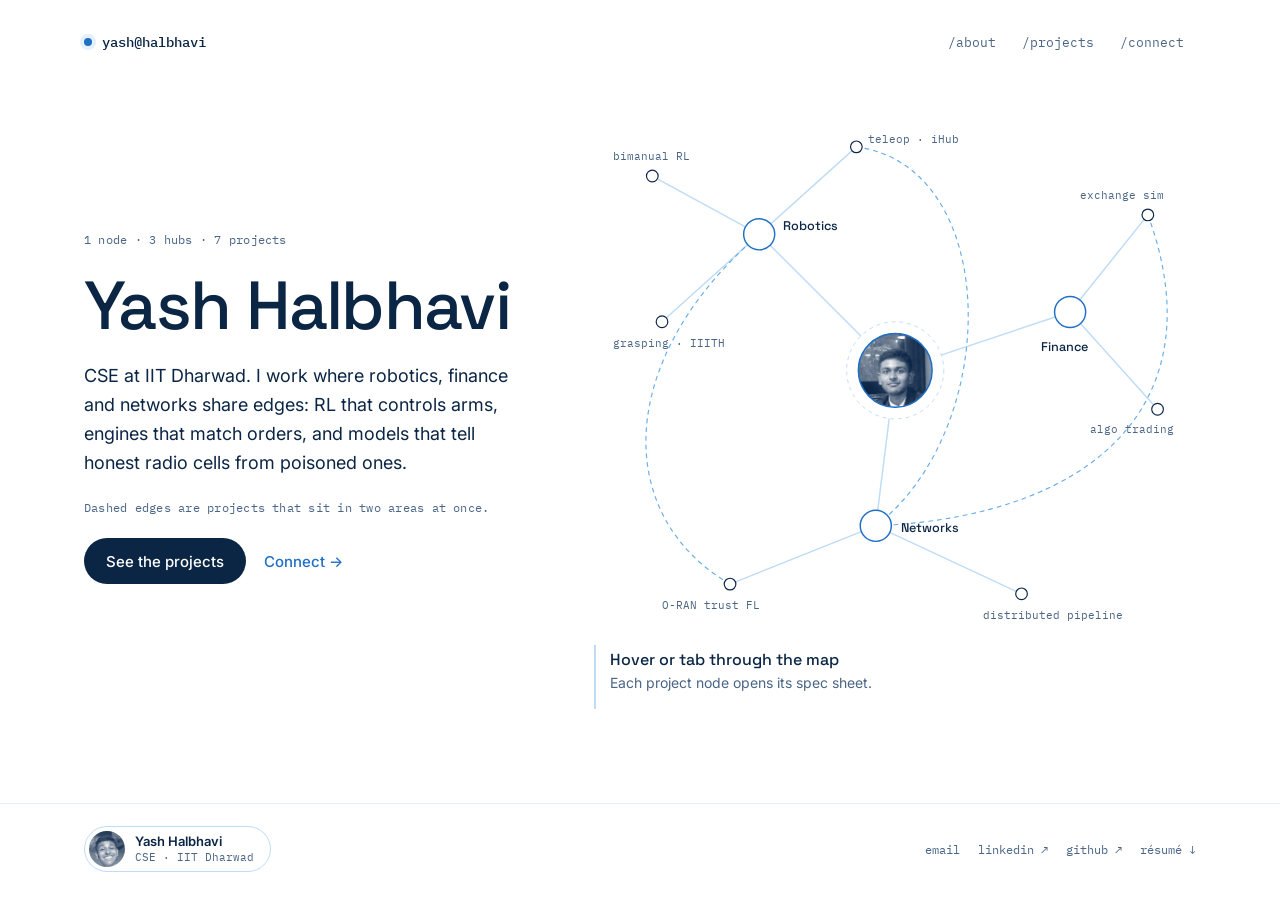
<file: index.html>
<!doctype html>
<html lang="en">
<head>
<meta charset="utf-8">
<meta name="viewport" content="width=device-width, initial-scale=1">
<title>Yash Halbhavi</title>
<meta name="description" content="Yash Halbhavi, CSE at IIT Dharwad. Robotics, finance and networks: RL for robot arms, exchange engines, and trust-aware O-RAN.">
<meta property="og:title" content="Yash Halbhavi">
<meta property="og:description" content="Robotics, finance and networks. CSE at IIT Dharwad.">
<meta property="og:image" content="assets/img/yash-face-duo.jpg">
<meta name="theme-color" content="#FFFFFF">
<link rel="icon" href="assets/img/favicon.svg" type="image/svg+xml">
<link rel="preconnect" href="https://fonts.googleapis.com">
<link rel="preconnect" href="https://fonts.gstatic.com" crossorigin>
<link href="https://fonts.googleapis.com/css2?family=Space+Grotesk:wght@400;500;600&family=IBM+Plex+Mono:wght@400;500&family=Inter:wght@400;500;600&display=swap" rel="stylesheet">
<link rel="stylesheet" href="assets/css/site.css">
</head>
<body>
<a class="skip" href="#main">Skip to content</a>
<header class="site-nav">
  <div class="wrap">
    <a class="brand" href="index.html">yash@halbhavi</a>
    <ul class="nav-links">
      <li><a href="about.html">/about</a></li>
      <li><a href="projects.html">/projects</a></li>
      <li><a href="connect.html">/connect</a></li>
    </ul>
  </div>
</header>

<main id="main" class="wrap">
  <section class="hero">
    <div class="hero-copy">
      <span class="eyebrow">1 node · 3 hubs · 7 projects</span>
      <h1>Yash Halbhavi</h1>
      <p class="lede">CSE at IIT Dharwad. I work where robotics, finance and networks share edges: RL that controls arms, engines that match orders, and models that tell honest radio cells from poisoned ones.</p>
      <p class="eyebrow">Dashed edges are projects that sit in two areas at once.</p>
      <div class="hero-actions">
        <a class="btn btn-primary" href="projects.html">See the projects</a>
        <a class="btn btn-ghost" href="connect.html">Connect →</a>
      </div>
    </div>

    <div class="hero-map">
      <svg class="topo" id="topo" viewBox="0 0 620 540" role="group" aria-label="Network map: Yash at the centre, linked to Robotics, Finance and Networks hubs, each linked to its projects. Each project opens its spec sheet." fill="none" stroke-linecap="round">
        <!-- spokes: me → hubs -->
        <g>
          <line class="edge" data-a="me" data-b="robotics" x1="310" y1="270" x2="170" y2="130"/>
          <line class="edge" data-a="me" data-b="finance" x1="310" y1="270" x2="490" y2="210"/>
          <line class="edge" data-a="me" data-b="networks" x1="310" y1="270" x2="290" y2="430"/>
          <!-- hubs → projects -->
          <line class="edge" data-a="robotics" data-b="bimanual" x1="170" y1="130" x2="60" y2="70"/>
          <line class="edge" data-a="robotics" data-b="teleop" x1="170" y1="130" x2="270" y2="40"/>
          <line class="edge" data-a="robotics" data-b="grasping" x1="170" y1="130" x2="70" y2="220"/>
          <line class="edge" data-a="finance" data-b="exchange" x1="490" y1="210" x2="570" y2="110"/>
          <line class="edge" data-a="finance" data-b="algo" x1="490" y1="210" x2="580" y2="310"/>
          <line class="edge" data-a="networks" data-b="oran" x1="290" y1="430" x2="140" y2="490"/>
          <line class="edge" data-a="networks" data-b="pipeline" x1="290" y1="430" x2="440" y2="500"/>
        </g>
        <!-- cross-links: projects in two areas -->
        <g>
          <path class="cross" data-a="teleop" data-b="networks" d="M270 40 C420 60 420 330 290 430"/>
          <path class="cross" data-a="exchange" data-b="networks" d="M570 110 C640 300 520 420 290 430"/>
          <path class="cross" data-a="oran" data-b="robotics" d="M140 490 C20 420 20 260 170 130"/>
        </g>

        <g id="packets"></g>

        <!-- hubs -->
        <a class="node hub" href="projects.html#robotics" data-id="robotics" data-title="Robotics" data-text="RL for single and bimanual arms, grasping, and browser teleop for real hardware.">
          <circle cx="170" cy="130" r="16"/><text x="194" y="126">Robotics</text>
        </a>
        <a class="node hub" href="projects.html#finance" data-id="finance" data-title="Finance" data-text="A matching engine with a live order book, and a framework for backtesting and paper trading.">
          <circle cx="490" cy="210" r="16"/><text x="460" y="250">Finance</text>
        </a>
        <a class="node hub" href="projects.html#networks" data-id="networks" data-title="Networks" data-text="Trust-aware federated RL for O-RAN, and a pipeline split across machines over TCP.">
          <circle cx="290" cy="430" r="16"/><text x="316" y="436">Networks</text>
        </a>

        <!-- projects -->
        <a class="node leaf" href="projects.html#bimanual" data-id="bimanual" data-hub="robotics" data-title="RL bimanual manipulation" data-text="Benchmarking RL for one- and two-arm tasks with Prof. Ameer Mulla.">
          <circle class="hit" cx="60" cy="70" r="18"/><circle class="dot" cx="60" cy="70" r="6"/><text x="20" y="54">bimanual RL</text>
        </a>
        <a class="node leaf" href="projects.html#teleop" data-id="teleop" data-hub="robotics" data-title="Web teleop, iHub Drishti" data-text="Drive a Kinova Gen3 and a Husky A200 from a browser over WebSockets.">
          <circle class="hit" cx="270" cy="40" r="18"/><circle class="dot" cx="270" cy="40" r="6"/><text x="282" y="36">teleop · iHub</text>
        </a>
        <a class="node leaf" href="projects.html#grasping" data-id="grasping" data-hub="robotics" data-title="RL grasping, IIIT Hyderabad" data-text="Contact estimation for grasping, with and without a camera.">
          <circle class="hit" cx="70" cy="220" r="18"/><circle class="dot" cx="70" cy="220" r="6"/><text x="20" y="246">grasping · IIITH</text>
        </a>
        <a class="node leaf" href="projects.html#exchange" data-id="exchange" data-hub="finance" data-title="Stock exchange simulator" data-text="C++ matching engine, order book and a low-latency market feed.">
          <circle class="hit" cx="570" cy="110" r="18"/><circle class="dot" cx="570" cy="110" r="6"/><text x="500" y="94">exchange sim</text>
        </a>
        <a class="node leaf" href="projects.html#algo" data-id="algo" data-hub="finance" data-title="Algorithmic trading framework" data-text="Rule-based strategies, backtests, and paper trading on live BSE data.">
          <circle class="hit" cx="580" cy="310" r="18"/><circle class="dot" cx="580" cy="310" r="6"/><text x="510" y="334">algo trading</text>
        </a>
        <a class="node leaf" href="projects.html#oran" data-id="oran" data-hub="networks" data-title="Trust-aware federated O-RAN" data-text="Two-tier trust so poisoned cells can't steer a shared PPO allocator.">
          <circle class="hit" cx="140" cy="490" r="18"/><circle class="dot" cx="140" cy="490" r="6"/><text x="70" y="516">O-RAN trust FL</text>
        </a>
        <a class="node leaf" href="projects.html#pipeline" data-id="pipeline" data-hub="networks" data-title="Distributed image pipeline" data-text="One pipeline three ways: threads, shared memory, and machines over TCP.">
          <circle class="hit" cx="440" cy="500" r="18"/><circle class="dot" cx="440" cy="500" r="6"/><text x="400" y="526">distributed pipeline</text>
        </a>

        <!-- me -->
        <a class="node" href="about.html" data-id="me" data-title="Yash Halbhavi" data-text="B.Tech CSE, IIT Dharwad · CPI 9.00. Open the about page.">
          <circle cx="310" cy="270" r="50" fill="#FFFFFF" stroke="#BFDCF6" stroke-dasharray="3 5"/>
          <clipPath id="me-clip"><circle cx="310" cy="270" r="38"/></clipPath>
          <circle cx="310" cy="270" r="38" fill="#E4F0FB"/>
          <image href="assets/img/yash-face-duo.jpg" x="272" y="232" width="76" height="76" preserveAspectRatio="xMidYMid slice" clip-path="url(#me-clip)"/>
          <circle cx="310" cy="270" r="38" fill="none" stroke="#1F6FC5" stroke-width="1.5"/>
        </a>
      </svg>
      <div class="map-readout" id="readout" aria-live="polite">
        <strong>Hover or tab through the map</strong>
        <span>Each project node opens its spec sheet.</span>
      </div>
    </div>
  </section>
</main>

<footer class="site-foot">
  <div class="wrap">
    <div class="tag"><img src="assets/img/yash-smile-duo.jpg" alt="" width="36" height="36"><div><strong>Yash Halbhavi</strong><span>CSE · IIT Dharwad</span></div></div>
    <nav class="foot-links" aria-label="Elsewhere">
      <a href="mailto:CS23BT069@iitdh.ac.in">email</a>
      <a href="https://www.linkedin.com/in/yash-halbhavi-53672927b/" target="_blank" rel="noopener">linkedin ↗</a>
      <a href="https://github.com/Batyoki" target="_blank" rel="noopener">github ↗</a>
      <a href="assets/yash-halbhavi-resume.pdf">résumé ↓</a>
    </nav>
  </div>
</footer>
<script src="assets/js/site.js" defer></script>
</body>
</html>
</file>
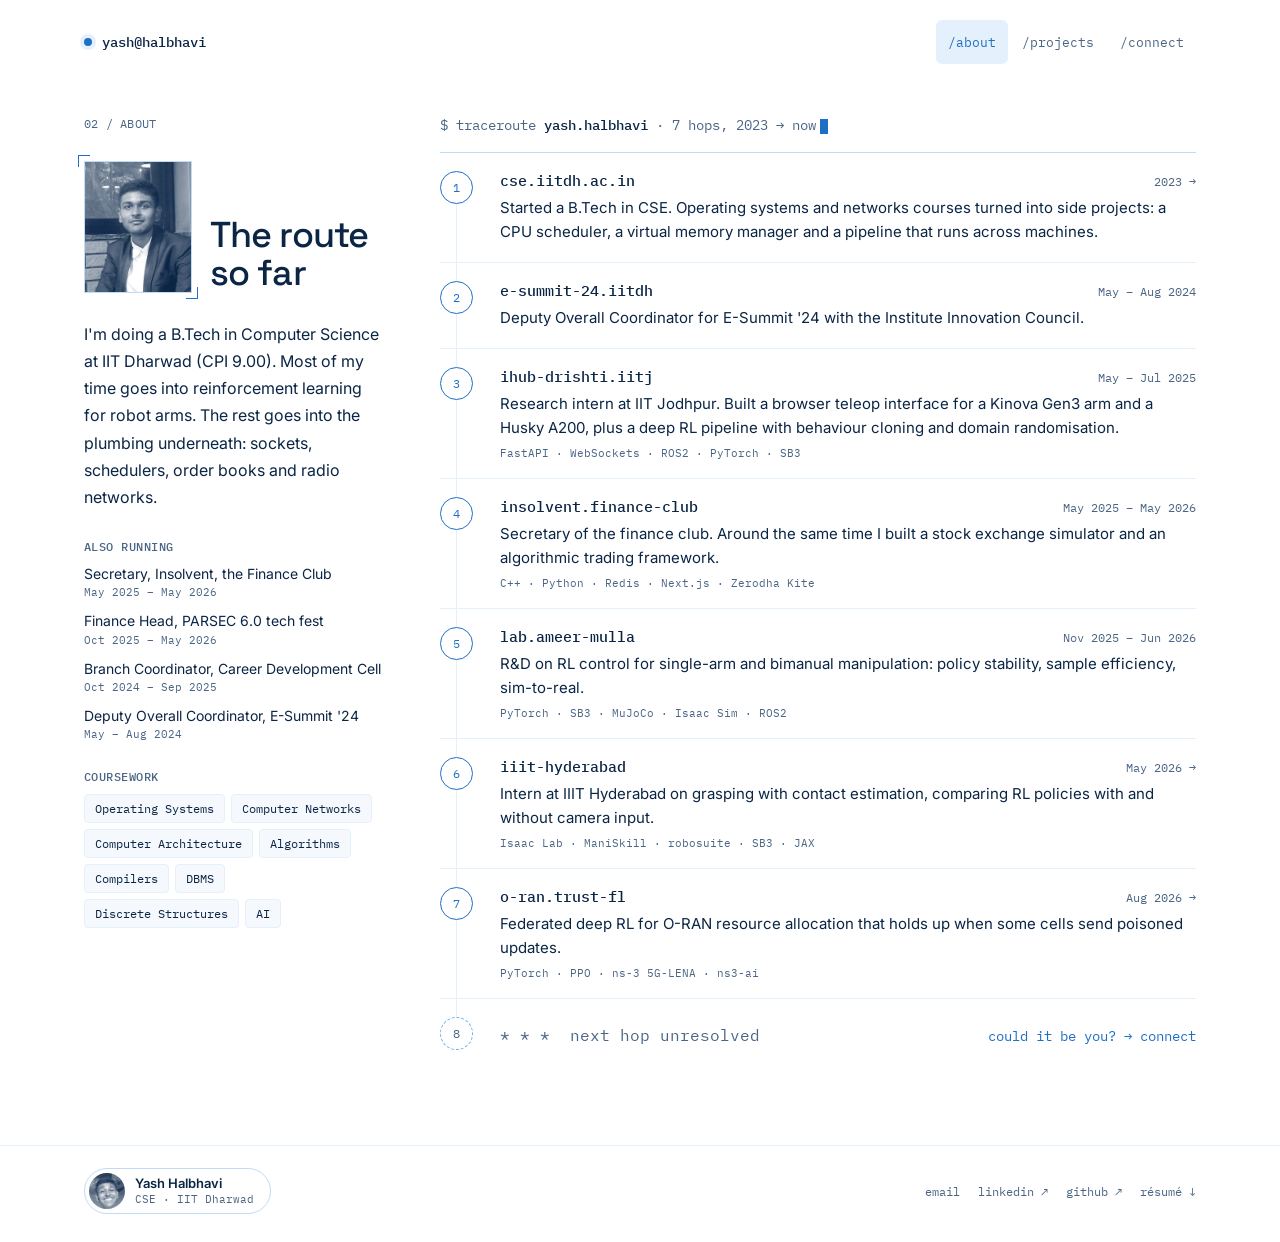
<file: about.html>
<!doctype html>
<html lang="en">
<head>
<meta charset="utf-8">
<meta name="viewport" content="width=device-width, initial-scale=1">
<title>About · Yash Halbhavi</title>
<meta name="description" content="The route so far: IIT Dharwad, iHub Drishti at IIT Jodhpur, Prof. Ameer Mulla's lab, IIIT Hyderabad and O-RAN research.">
<meta name="theme-color" content="#FFFFFF">
<link rel="icon" href="assets/img/favicon.svg" type="image/svg+xml">
<link rel="preconnect" href="https://fonts.googleapis.com">
<link rel="preconnect" href="https://fonts.gstatic.com" crossorigin>
<link href="https://fonts.googleapis.com/css2?family=Space+Grotesk:wght@400;500;600&family=IBM+Plex+Mono:wght@400;500&family=Inter:wght@400;500;600&display=swap" rel="stylesheet">
<link rel="stylesheet" href="assets/css/site.css">
</head>
<body>
<a class="skip" href="#main">Skip to content</a>
<header class="site-nav">
  <div class="wrap">
    <a class="brand" href="index.html">yash@halbhavi</a>
    <ul class="nav-links">
      <li><a href="about.html" aria-current="page">/about</a></li>
      <li><a href="projects.html">/projects</a></li>
      <li><a href="connect.html">/connect</a></li>
    </ul>
  </div>
</header>

<main id="main" class="wrap">
  <div class="about">
    <aside>
      <span class="eyebrow">02 / ABOUT</span>
      <div class="about-id">
        <div class="plate"><img src="assets/img/yash-portrait-tall-duo.jpg" alt="Yash Halbhavi" width="108" height="132"></div>
        <h1>The route<br>so far</h1>
      </div>
      <p>I'm doing a B.Tech in Computer Science at IIT Dharwad (CPI 9.00). Most of my time goes into reinforcement learning for robot arms. The rest goes into the plumbing underneath: sockets, schedulers, order books and radio networks.</p>

      <div>
        <h2 class="side-h">ALSO RUNNING</h2>
        <ul class="roles">
          <li>Secretary, Insolvent, the Finance Club<span>May 2025 – May 2026</span></li>
          <li>Finance Head, PARSEC 6.0 tech fest<span>Oct 2025 – May 2026</span></li>
          <li>Branch Coordinator, Career Development Cell<span>Oct 2024 – Sep 2025</span></li>
          <li>Deputy Overall Coordinator, E-Summit '24<span>May – Aug 2024</span></li>
        </ul>
      </div>

      <div>
        <h2 class="side-h">COURSEWORK</h2>
        <div class="chips">
          <span class="chip">Operating Systems</span>
          <span class="chip">Computer Networks</span>
          <span class="chip">Computer Architecture</span>
          <span class="chip">Algorithms</span>
          <span class="chip">Compilers</span>
          <span class="chip">DBMS</span>
          <span class="chip">Discrete Structures</span>
          <span class="chip">AI</span>
        </div>
      </div>
    </aside>

    <section class="trace" aria-labelledby="trace-h">
      <h2 id="trace-h" class="visually-hidden">Timeline</h2>
      <div class="trace-cmd">$ traceroute <b>yash.halbhavi</b> · 7 hops, 2023 → now<span class="cursor" aria-hidden="true"></span></div>
      <ol class="hops">
        <li class="hop">
          <span class="hop-n">1</span>
          <div class="hop-body">
            <div class="hop-top"><span class="hop-host">cse.iitdh.ac.in</span><span class="hop-when">2023 →</span></div>
            <p class="hop-what">Started a B.Tech in CSE. Operating systems and networks courses turned into side projects: a CPU scheduler, a virtual memory manager and a pipeline that runs across machines.</p>
          </div>
        </li>
        <li class="hop">
          <span class="hop-n">2</span>
          <div class="hop-body">
            <div class="hop-top"><span class="hop-host">e-summit-24.iitdh</span><span class="hop-when">May – Aug 2024</span></div>
            <p class="hop-what">Deputy Overall Coordinator for E-Summit '24 with the Institute Innovation Council.</p>
          </div>
        </li>
        <li class="hop">
          <span class="hop-n">3</span>
          <div class="hop-body">
            <div class="hop-top"><span class="hop-host">ihub-drishti.iitj</span><span class="hop-when">May – Jul 2025</span></div>
            <p class="hop-what">Research intern at IIT Jodhpur. Built a browser teleop interface for a Kinova Gen3 arm and a Husky A200, plus a deep RL pipeline with behaviour cloning and domain randomisation.</p>
            <span class="hop-rtt">FastAPI · WebSockets · ROS2 · PyTorch · SB3</span>
          </div>
        </li>
        <li class="hop">
          <span class="hop-n">4</span>
          <div class="hop-body">
            <div class="hop-top"><span class="hop-host">insolvent.finance-club</span><span class="hop-when">May 2025 – May 2026</span></div>
            <p class="hop-what">Secretary of the finance club. Around the same time I built a stock exchange simulator and an algorithmic trading framework.</p>
            <span class="hop-rtt">C++ · Python · Redis · Next.js · Zerodha Kite</span>
          </div>
        </li>
        <li class="hop">
          <span class="hop-n">5</span>
          <div class="hop-body">
            <div class="hop-top"><span class="hop-host">lab.ameer-mulla</span><span class="hop-when">Nov 2025 – Jun 2026</span></div>
            <p class="hop-what">R&amp;D on RL control for single-arm and bimanual manipulation: policy stability, sample efficiency, sim-to-real.</p>
            <span class="hop-rtt">PyTorch · SB3 · MuJoCo · Isaac Sim · ROS2</span>
          </div>
        </li>
        <li class="hop">
          <span class="hop-n">6</span>
          <div class="hop-body">
            <div class="hop-top"><span class="hop-host">iiit-hyderabad</span><span class="hop-when">May 2026 →</span></div>
            <p class="hop-what">Intern at IIIT Hyderabad on grasping with contact estimation, comparing RL policies with and without camera input.</p>
            <span class="hop-rtt">Isaac Lab · ManiSkill · robosuite · SB3 · JAX</span>
          </div>
        </li>
        <li class="hop">
          <span class="hop-n">7</span>
          <div class="hop-body">
            <div class="hop-top"><span class="hop-host">o-ran.trust-fl</span><span class="hop-when">Aug 2026 →</span></div>
            <p class="hop-what">Federated deep RL for O-RAN resource allocation that holds up when some cells send poisoned updates.</p>
            <span class="hop-rtt">PyTorch · PPO · ns-3 5G-LENA · ns3-ai</span>
          </div>
        </li>
        <li class="hop hop-last">
          <span class="hop-n">8</span>
          <div class="hop-body">
            <span class="mono muted">* * *&nbsp; next hop unresolved</span>
            <a href="connect.html">could it be you? → connect</a>
          </div>
        </li>
      </ol>
    </section>
  </div>
</main>

<footer class="site-foot">
  <div class="wrap">
    <div class="tag"><img src="assets/img/yash-smile-duo.jpg" alt="" width="36" height="36"><div><strong>Yash Halbhavi</strong><span>CSE · IIT Dharwad</span></div></div>
    <nav class="foot-links" aria-label="Elsewhere">
      <a href="mailto:CS23BT069@iitdh.ac.in">email</a>
      <a href="https://www.linkedin.com/in/yash-halbhavi-53672927b/" target="_blank" rel="noopener">linkedin ↗</a>
      <a href="https://github.com/Batyoki" target="_blank" rel="noopener">github ↗</a>
      <a href="assets/yash-halbhavi-resume.pdf">résumé ↓</a>
    </nav>
  </div>
</footer>
<script src="assets/js/site.js" defer></script>
</body>
</html>
</file>
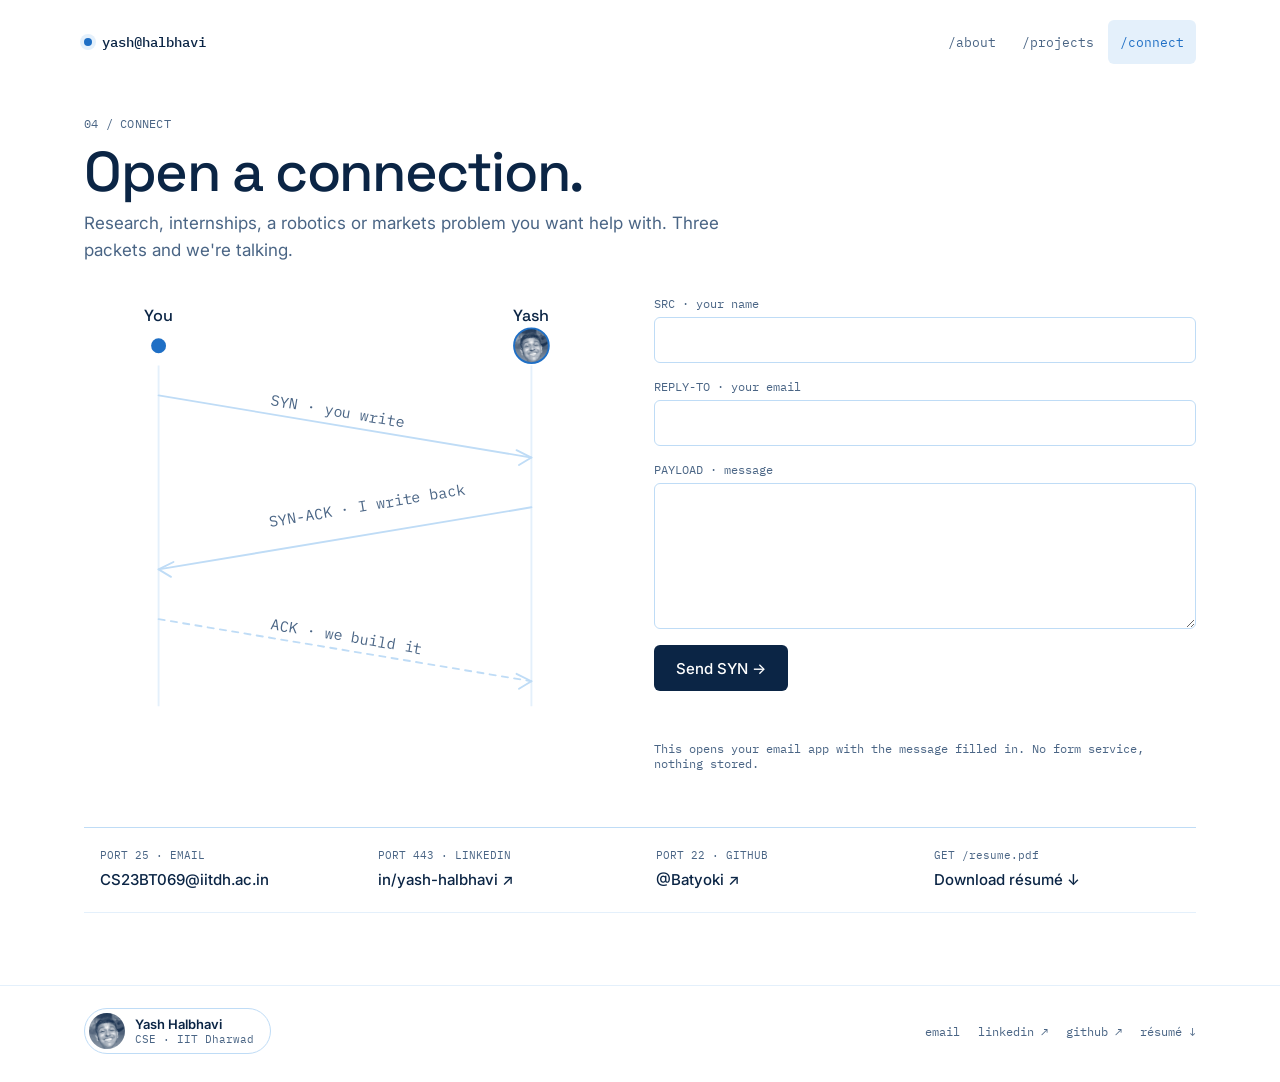
<file: connect.html>
<!doctype html>
<html lang="en">
<head>
<meta charset="utf-8">
<meta name="viewport" content="width=device-width, initial-scale=1">
<title>Connect · Yash Halbhavi</title>
<meta name="description" content="Research, internships, or a robotics or markets problem: get in touch with Yash Halbhavi.">
<meta name="theme-color" content="#FFFFFF">
<link rel="icon" href="assets/img/favicon.svg" type="image/svg+xml">
<link rel="preconnect" href="https://fonts.googleapis.com">
<link rel="preconnect" href="https://fonts.gstatic.com" crossorigin>
<link href="https://fonts.googleapis.com/css2?family=Space+Grotesk:wght@400;500;600&family=IBM+Plex+Mono:wght@400;500&family=Inter:wght@400;500;600&display=swap" rel="stylesheet">
<link rel="stylesheet" href="assets/css/site.css">
</head>
<body>
<a class="skip" href="#main">Skip to content</a>
<header class="site-nav">
  <div class="wrap">
    <a class="brand" href="index.html">yash@halbhavi</a>
    <ul class="nav-links">
      <li><a href="about.html">/about</a></li>
      <li><a href="projects.html">/projects</a></li>
      <li><a href="connect.html" aria-current="page">/connect</a></li>
    </ul>
  </div>
</header>

<main id="main" class="wrap">
  <header class="page-head">
    <div>
      <span class="eyebrow">04 / CONNECT</span>
      <h1>Open a connection.</h1>
      <p class="muted" style="font-size: 17px">Research, internships, a robotics or markets problem you want help with. Three packets and we're talking.</p>
    </div>
  </header>

  <div class="connect">
    <svg class="shake" id="shake" viewBox="0 0 420 340" role="img" aria-label="TCP handshake between you and Yash: SYN when you write, SYN-ACK when Yash replies, ACK when you build something together." fill="none">
      <g font-size="13" fill="#0B2545" font-weight="500" font-family="'Space Grotesk', sans-serif"><text x="60" y="20" text-anchor="middle">You</text><text x="360" y="20" text-anchor="middle">Yash</text></g>
      <g stroke="#E4F0FB" stroke-width="1.5"><line x1="60" y1="56" x2="60" y2="330"/><line x1="360" y1="56" x2="360" y2="330"/></g>
      <circle cx="60" cy="40" r="6" fill="#1F6FC5"/>
      <clipPath id="me2"><circle cx="360" cy="40" r="14"/></clipPath>
      <circle cx="360" cy="40" r="14" fill="#E4F0FB"/>
      <image href="assets/img/yash-smile-duo.jpg" x="346" y="26" width="28" height="28" preserveAspectRatio="xMidYMid slice" clip-path="url(#me2)"/>
      <circle cx="360" cy="40" r="14" fill="none" stroke="#1F6FC5" stroke-width="1.5"/>
      <g stroke-width="1.5" stroke-linecap="round">
        <g class="seg" data-step="1"><path d="M60 80 L360 130"/><path d="M360 130 l-12 -6 M360 130 l-10 6"/></g>
        <g class="seg" data-step="2"><path d="M360 170 L60 220"/><path d="M60 220 l12 -6 M60 220 l10 6"/></g>
        <g class="seg" data-step="3"><path d="M60 260 L360 310" stroke-dasharray="5 5"/><path d="M360 310 l-12 -6 M360 310 l-10 6"/></g>
      </g>
      <text class="lbl" data-step="1" x="150" y="88" transform="rotate(9.5 150 88)">SYN · you write</text>
      <text class="lbl" data-step="2" x="150" y="186" transform="rotate(-9.5 150 186)">SYN-ACK · I write back</text>
      <text class="lbl" data-step="3" x="150" y="268" transform="rotate(9.5 150 268)">ACK · we build it</text>
    </svg>

    <form class="form" id="contact" novalidate>
      <div class="field"><label for="n">SRC · your name</label><input id="n" name="name" type="text" autocomplete="name" required></div>
      <div class="field"><label for="e">REPLY-TO · your email</label><input id="e" name="email" type="email" autocomplete="email" required></div>
      <div class="field"><label for="m">PAYLOAD · message</label><textarea id="m" name="message" rows="5" required></textarea></div>
      <button class="btn btn-primary" type="submit">Send SYN →</button>
      <p class="form-status" id="status" role="status" aria-live="polite"></p>
      <p class="form-note">This opens your email app with the message filled in. No form service, nothing stored.</p>
    </form>
  </div>

  <div class="channels">
    <a class="channel" href="mailto:CS23BT069@iitdh.ac.in"><span>PORT 25 · EMAIL</span><span>CS23BT069@iitdh.ac.in</span></a>
    <a class="channel" href="https://www.linkedin.com/in/yash-halbhavi-53672927b/" target="_blank" rel="noopener"><span>PORT 443 · LINKEDIN</span><span>in/yash-halbhavi ↗</span></a>
    <a class="channel" href="https://github.com/Batyoki" target="_blank" rel="noopener"><span>PORT 22 · GITHUB</span><span>@Batyoki ↗</span></a>
    <a class="channel" href="assets/yash-halbhavi-resume.pdf" download><span>GET /resume.pdf</span><span>Download résumé ↓</span></a>
  </div>
</main>

<footer class="site-foot">
  <div class="wrap">
    <div class="tag"><img src="assets/img/yash-smile-duo.jpg" alt="" width="36" height="36"><div><strong>Yash Halbhavi</strong><span>CSE · IIT Dharwad</span></div></div>
    <nav class="foot-links" aria-label="Elsewhere">
      <a href="mailto:CS23BT069@iitdh.ac.in">email</a>
      <a href="https://www.linkedin.com/in/yash-halbhavi-53672927b/" target="_blank" rel="noopener">linkedin ↗</a>
      <a href="https://github.com/Batyoki" target="_blank" rel="noopener">github ↗</a>
      <a href="assets/yash-halbhavi-resume.pdf">résumé ↓</a>
    </nav>
  </div>
</footer>
<script src="assets/js/site.js" defer></script>
</body>
</html>
</file>
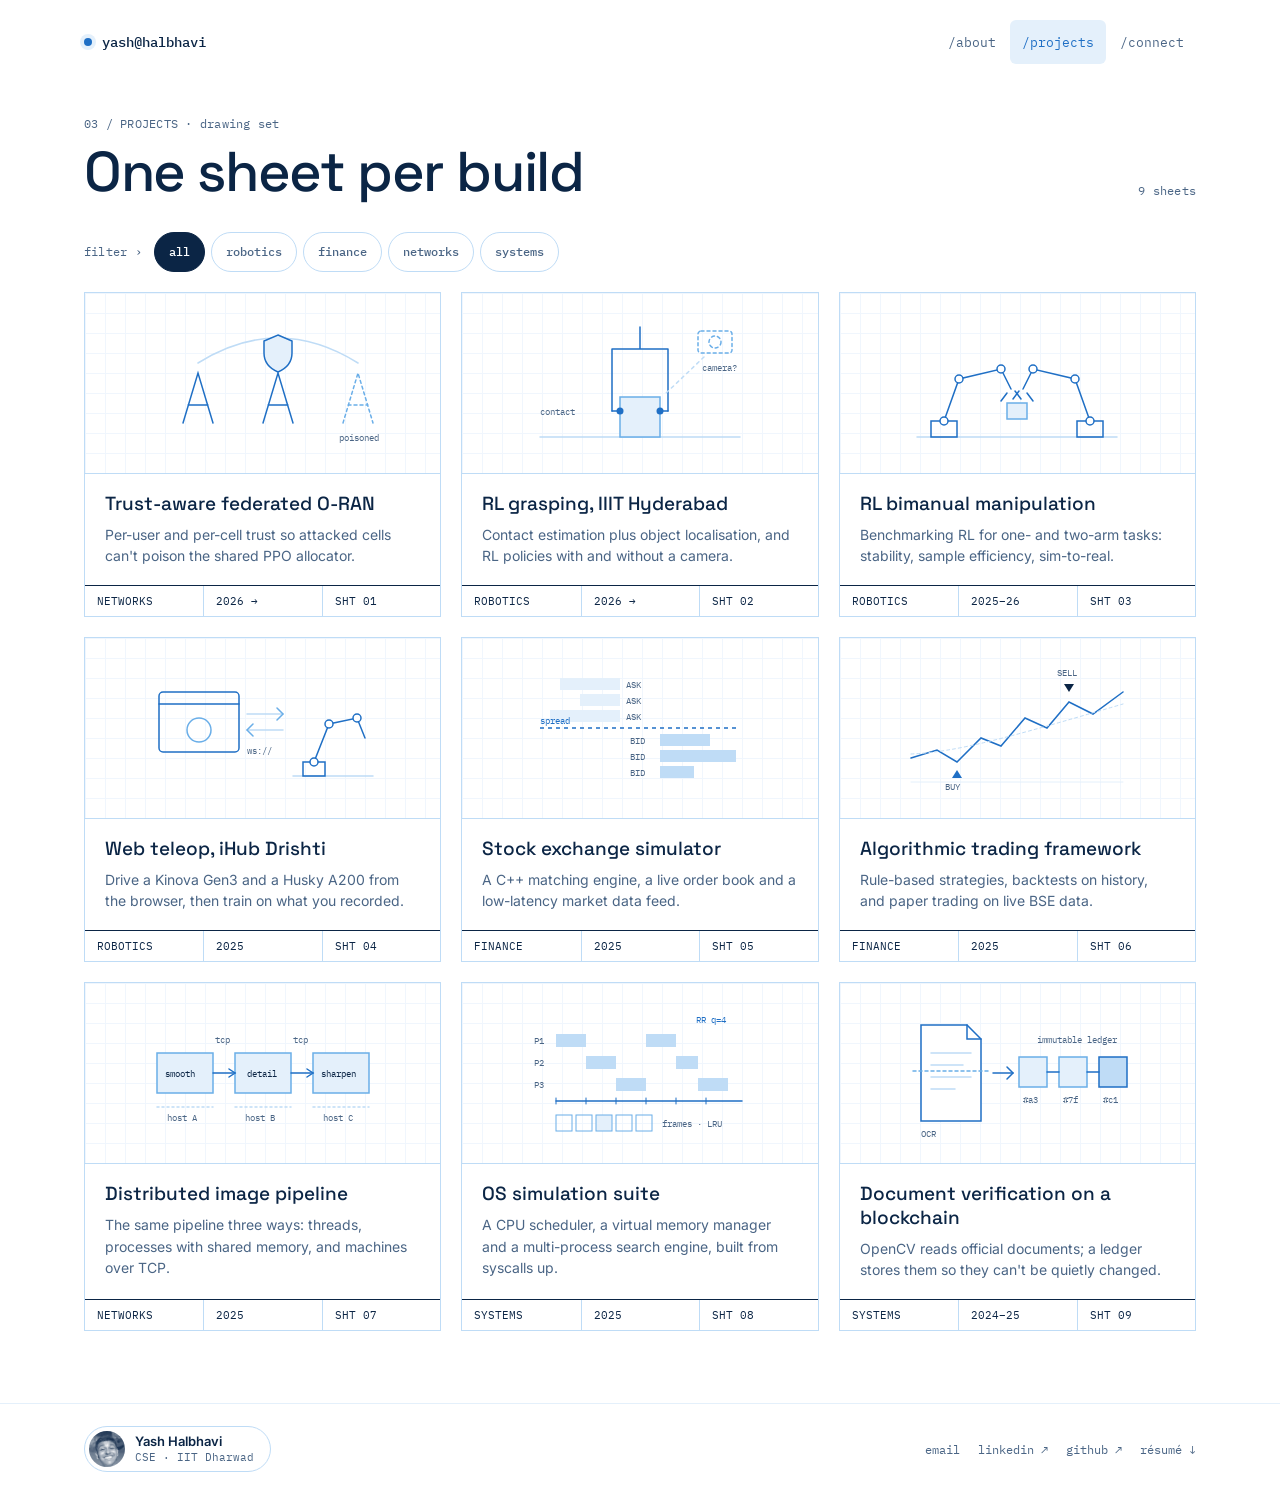
<file: projects.html>
<!doctype html>
<html lang="en">
<head>
<meta charset="utf-8">
<meta name="viewport" content="width=device-width, initial-scale=1">
<title>Projects · Yash Halbhavi</title>
<meta name="description" content="One spec sheet per build: robotics RL, a stock exchange simulator, trust-aware O-RAN, distributed systems and more.">
<meta name="theme-color" content="#FFFFFF">
<link rel="icon" href="assets/img/favicon.svg" type="image/svg+xml">
<link rel="preconnect" href="https://fonts.googleapis.com">
<link rel="preconnect" href="https://fonts.gstatic.com" crossorigin>
<link href="https://fonts.googleapis.com/css2?family=Space+Grotesk:wght@400;500;600&family=IBM+Plex+Mono:wght@400;500&family=Inter:wght@400;500;600&display=swap" rel="stylesheet">
<link rel="stylesheet" href="assets/css/site.css">
</head>
<body>
<a class="skip" href="#main">Skip to content</a>
<header class="site-nav">
  <div class="wrap">
    <a class="brand" href="index.html">yash@halbhavi</a>
    <ul class="nav-links">
      <li><a href="about.html">/about</a></li>
      <li><a href="projects.html" aria-current="page">/projects</a></li>
      <li><a href="connect.html">/connect</a></li>
    </ul>
  </div>
</header>

<main id="main" class="wrap">
  <header class="page-head">
    <div>
      <span class="eyebrow">03 / PROJECTS · drawing set</span>
      <h1>One sheet per build</h1>
    </div>
    <span class="eyebrow" id="count">9 sheets</span>
  </header>

  <div class="filters" role="group" aria-label="Filter projects by area">
    <span class="eyebrow">filter ›</span>
    <button class="filter" type="button" data-filter="all" aria-pressed="true">all</button>
    <button class="filter" type="button" data-filter="robotics" aria-pressed="false">robotics</button>
    <button class="filter" type="button" data-filter="finance" aria-pressed="false">finance</button>
    <button class="filter" type="button" data-filter="networks" aria-pressed="false">networks</button>
    <button class="filter" type="button" data-filter="systems" aria-pressed="false">systems</button>
  </div>

  <div class="sheets" id="sheets">

    <!-- 01 O-RAN -->
    <button class="sheet" type="button" data-id="oran" data-area="networks">
      <span class="drawing" aria-hidden="true">
        <svg viewBox="0 0 240 140" fill="none" stroke="#1F6FC5" stroke-width="1.5" stroke-linecap="round">
          <path d="M40 110 L55 60 L70 110 M45 92 H65"/><path d="M120 110 L135 60 L150 110 M125 92 H145"/><path d="M200 110 L215 60 L230 110 M205 92 H225" stroke="#6AAEE8" stroke-dasharray="3 3"/>
          <path d="M55 50 Q135 0 215 50" stroke="#BFDCF6"/>
          <path d="M135 22 l14 6 v12 c0 10 -7 16 -14 19 c-7 -3 -14 -9 -14 -19 v-12 Z" fill="#E4F0FB"/>
          <text x="196" y="128" font-family="IBM Plex Mono, monospace" font-size="9" fill="#4A6585" stroke="none">poisoned</text>
        </svg>
      </span>
      <span class="sheet-body"><strong>Trust-aware federated O-RAN</strong><span>Per-user and per-cell trust so attacked cells can't poison the shared PPO allocator.</span></span>
      <span class="title-block"><span>NETWORKS</span><span>2026 →</span><span>SHT 01</span></span>
      <template>
        <p>Research on federated deep RL for O-RAN resource allocation that stays robust under adversarial updates.</p>
        <ul>
          <li>Designing a two-tier trust framework for federated DRL xApps: per-user trust scores clean manipulated reports and down-weight suspicious training data, while per-cell trust weights limit how far attacked cells can poison the shared model.</li>
          <li>Building a slice-aware PPO allocator for PRBs and power that handles a varying number of users, with an observer rApp that separates genuine traffic shifts from attacks.</li>
          <li>Benchmarking against RADAR, SA-PPO, FLTrust and FedAvg.</li>
        </ul>
        <div data-stack>Python · PyTorch · PPO · ns-3 (5G-LENA) · ns3-ai</div>
        <div data-meta>NETWORKS × RL|Aug 2026 →|Research|SHT 01</div>
      </template>
    </button>

    <!-- 02 Grasping -->
    <button class="sheet" type="button" data-id="grasping" data-area="robotics">
      <span class="drawing" aria-hidden="true">
        <svg viewBox="0 0 240 140" fill="none" stroke="#1F6FC5" stroke-width="1.5" stroke-linecap="round">
          <line x1="20" y1="124" x2="220" y2="124" stroke="#BFDCF6"/>
          <rect x="100" y="84" width="40" height="40" fill="#E4F0FB" stroke="#6AAEE8"/>
          <path d="M120 14 V36 M92 36 H148 M92 36 V98 M148 36 V98"/>
          <path d="M92 98 H100 M148 98 H140"/>
          <circle cx="100" cy="98" r="3.5" fill="#1F6FC5" stroke="none"/><circle cx="140" cy="98" r="3.5" fill="#1F6FC5" stroke="none"/>
          <rect x="178" y="18" width="34" height="22" rx="3" stroke="#6AAEE8" stroke-dasharray="3 3"/><circle cx="195" cy="29" r="6" stroke="#6AAEE8" stroke-dasharray="3 3"/>
          <path d="M184 44 L144 82" stroke="#BFDCF6" stroke-dasharray="3 4"/>
          <g font-family="IBM Plex Mono, monospace" font-size="9" fill="#4A6585" stroke="none"><text x="20" y="102">contact</text><text x="182" y="58">camera?</text></g>
        </svg>
      </span>
      <span class="sheet-body"><strong>RL grasping, IIIT Hyderabad</strong><span>Contact estimation plus object localisation, and RL policies with and without a camera.</span></span>
      <span class="title-block"><span>ROBOTICS</span><span>2026 →</span><span>SHT 02</span></span>
      <template>
        <p>Internship at IIIT Hyderabad on making robot grasps succeed more often.</p>
        <ul>
          <li>Developing and evaluating grasping techniques that combine contact estimation with precise object localisation.</li>
          <li>Comparing camera-dependent and camera-free RL policies, and measuring how each changes task success rates.</li>
        </ul>
        <div data-stack>Python · Isaac Lab · Isaac Sim · ManiSkill · robosuite · Stable-Baselines3 · JAX</div>
        <div data-meta>ROBOTICS|May 2026 →|IIIT Hyderabad|SHT 02</div>
      </template>
    </button>

    <!-- 03 Bimanual -->
    <button class="sheet" type="button" data-id="bimanual" data-area="robotics">
      <span class="drawing" aria-hidden="true">
        <svg viewBox="0 0 240 140" fill="none" stroke="#1F6FC5" stroke-width="1.5" stroke-linecap="round">
          <line x1="20" y1="124" x2="220" y2="124" stroke="#BFDCF6"/>
          <rect x="34" y="108" width="26" height="16"/><path d="M47 108 L62 66 L104 56 L114 76"/><path d="M110 80 l-6 8 M118 78 l6 8"/>
          <rect x="180" y="108" width="26" height="16"/><path d="M193 108 L178 66 L136 56 L126 76"/><path d="M130 80 l6 8 M122 78 l-6 8"/>
          <rect x="110" y="90" width="20" height="16" fill="#E4F0FB" stroke="#6AAEE8"/>
          <g fill="#FFFFFF"><circle cx="47" cy="108" r="4"/><circle cx="62" cy="66" r="4"/><circle cx="104" cy="56" r="4"/><circle cx="193" cy="108" r="4"/><circle cx="178" cy="66" r="4"/><circle cx="136" cy="56" r="4"/></g>
        </svg>
      </span>
      <span class="sheet-body"><strong>RL bimanual manipulation</strong><span>Benchmarking RL for one- and two-arm tasks: stability, sample efficiency, sim-to-real.</span></span>
      <span class="title-block"><span>ROBOTICS</span><span>2025–26</span><span>SHT 03</span></span>
      <template>
        <p>R&amp;D project under Prof. Ameer Mulla on reinforcement learning control of robot manipulators.</p>
        <ul>
          <li>Implementing and benchmarking multiple RL algorithms for single-arm and bimanual manipulation tasks.</li>
          <li>Focus on policy stability, sample efficiency, and transfer between simulation and real hardware.</li>
        </ul>
        <div data-stack>Python · PyTorch · Stable-Baselines3 · MuJoCo · Isaac Sim · ROS2 · Gymnasium</div>
        <div data-meta>ROBOTICS|Nov 2025 – Jun 2026|IIT Dharwad|SHT 03</div>
      </template>
    </button>

    <!-- 04 Teleop -->
    <button class="sheet" type="button" data-id="teleop" data-area="robotics networks">
      <span class="drawing" aria-hidden="true">
        <svg viewBox="0 0 240 140" fill="none" stroke="#1F6FC5" stroke-width="1.5" stroke-linecap="round">
          <rect x="16" y="34" width="80" height="60" rx="4"/><line x1="16" y1="46" x2="96" y2="46"/><circle cx="56" cy="72" r="12" stroke="#6AAEE8"/>
          <path d="M104 56 H140 M104 72 H140" stroke="#BFDCF6"/><path d="M134 50 l6 6 l-6 6 M110 66 l-6 6 l6 6" stroke="#6AAEE8"/>
          <line x1="150" y1="118" x2="230" y2="118" stroke="#BFDCF6"/><rect x="160" y="104" width="22" height="14"/><path d="M171 104 L186 66 L214 60 L222 80"/>
          <g fill="#FFFFFF"><circle cx="171" cy="104" r="4"/><circle cx="186" cy="66" r="4"/><circle cx="214" cy="60" r="4"/></g>
          <text x="104" y="96" font-family="IBM Plex Mono, monospace" font-size="9" fill="#4A6585" stroke="none">ws://</text>
        </svg>
      </span>
      <span class="sheet-body"><strong>Web teleop, iHub Drishti</strong><span>Drive a Kinova Gen3 and a Husky A200 from the browser, then train on what you recorded.</span></span>
      <span class="title-block"><span>ROBOTICS</span><span>2025</span><span>SHT 04</span></span>
      <template>
        <p>Research internship at iHub Drishti, IIT Jodhpur.</p>
        <ul>
          <li>Built a web teleoperation interface for real-time control and data collection on a Kinova Gen3 7-DoF arm and a Clearpath Husky A200 mobile base.</li>
          <li>FastAPI with a WebSocket architecture for low-latency, two-way communication between browsers and the robots.</li>
          <li>Deep RL pipeline with probabilistic policy networks and uncertainty estimates, behaviour cloning from demonstrations, and domain randomisation for generalisation.</li>
        </ul>
        <div data-stack>Python · FastAPI · WebSockets · ROS2 · PyTorch · Stable-Baselines3 · Isaac Lab</div>
        <div data-meta>ROBOTICS × NETWORKS|May – Jul 2025|IIT Jodhpur|SHT 04</div>
      </template>
    </button>

    <!-- 05 Exchange -->
    <button class="sheet" type="button" data-id="exchange" data-area="finance networks">
      <span class="drawing" aria-hidden="true">
        <svg viewBox="0 0 240 140" font-family="IBM Plex Mono, monospace" font-size="9">
          <g fill="#E4F0FB"><rect x="40" y="20" width="60" height="12"/><rect x="60" y="36" width="40" height="12"/><rect x="30" y="52" width="70" height="12"/></g>
          <g fill="#BFDCF6"><rect x="140" y="76" width="50" height="12"/><rect x="140" y="92" width="76" height="12"/><rect x="140" y="108" width="34" height="12"/></g>
          <line x1="20" y1="70" x2="220" y2="70" stroke="#1F6FC5" stroke-width="1.5" stroke-dasharray="4 4"/>
          <g fill="#4A6585"><text x="106" y="30">ASK</text><text x="106" y="46">ASK</text><text x="106" y="62">ASK</text><text x="110" y="86">BID</text><text x="110" y="102">BID</text><text x="110" y="118">BID</text></g>
          <text x="20" y="66" fill="#1F6FC5">spread</text>
        </svg>
      </span>
      <span class="sheet-body"><strong>Stock exchange simulator</strong><span>A C++ matching engine, a live order book and a low-latency market data feed.</span></span>
      <span class="title-block"><span>FINANCE</span><span>2025</span><span>SHT 05</span></span>
      <template>
        <p>A distributed exchange that reproduces real market microstructure and order execution.</p>
        <ul>
          <li>Order book management with dynamic price discovery from limit and market orders, matched by a C++ engine.</li>
          <li>Low-latency market data broadcast over direct socket connections and Ethernet-based dissemination for general investors.</li>
          <li>Containerised, with CI/CD on GitHub Actions.</li>
        </ul>
        <div data-stack>C++ · Python · JavaScript · Redis · Next.js · PostgreSQL · QuestDB · WebSockets · Docker</div>
        <div data-meta>FINANCE × NETWORKS|Aug – Nov 2025|IIT Dharwad|SHT 05</div>
      </template>
    </button>

    <!-- 06 Algo -->
    <button class="sheet" type="button" data-id="algo" data-area="finance">
      <span class="drawing" aria-hidden="true">
        <svg viewBox="0 0 240 140" fill="none" stroke-linecap="round" font-family="IBM Plex Mono, monospace" font-size="9">
          <path d="M14 100 L40 92 L60 104 L84 80 L104 88 L128 60 L150 70 L172 44 L196 56 L226 34" stroke="#1F6FC5" stroke-width="1.5"/>
          <path d="M14 96 C60 94 110 80 226 46" stroke="#BFDCF6" stroke-dasharray="3 3"/>
          <path d="M60 112 l-5 8 h10 Z" fill="#1F6FC5"/><text x="48" y="132" fill="#4A6585">BUY</text>
          <path d="M172 34 l-5 -8 h10 Z" fill="#0B2545"/><text x="160" y="18" fill="#4A6585">SELL</text>
          <line x1="14" y1="124" x2="226" y2="124" stroke="#E4F0FB"/>
        </svg>
      </span>
      <span class="sheet-body"><strong>Algorithmic trading framework</strong><span>Rule-based strategies, backtests on history, and paper trading on live BSE data.</span></span>
      <span class="title-block"><span>FINANCE</span><span>2025</span><span>SHT 06</span></span>
      <template>
        <p>A modular framework for writing, testing and running trading strategies without risking capital.</p>
        <ul>
          <li>Configurable rules for buy, sell, hold, square-off and long positions.</li>
          <li>Define, backtest and evaluate custom strategies on historical market data.</li>
          <li>Live BSE feeds through the Zerodha Kite API for paper trading and real-time validation, with performance analytics.</li>
        </ul>
        <div data-stack>Python · Pandas · NumPy · Zerodha Kite API</div>
        <div data-meta>FINANCE|Sep – Oct 2025|Insolvent club|SHT 06</div>
      </template>
    </button>

    <!-- 07 Pipeline -->
    <button class="sheet" type="button" data-id="pipeline" data-area="networks systems">
      <span class="drawing" aria-hidden="true">
        <svg viewBox="0 0 240 140" fill="none" stroke="#1F6FC5" stroke-width="1.5" stroke-linecap="round" font-family="IBM Plex Mono, monospace" font-size="9">
          <rect x="14" y="50" width="56" height="40" fill="#E4F0FB" stroke="#6AAEE8"/><rect x="92" y="50" width="56" height="40" fill="#E4F0FB" stroke="#6AAEE8"/><rect x="170" y="50" width="56" height="40" fill="#E4F0FB" stroke="#6AAEE8"/>
          <path d="M70 70 H92 M148 70 H170"/><path d="M86 66 l6 4 l-6 4 M164 66 l6 4 l-6 4"/>
          <path d="M14 104 H70 M92 104 H148 M170 104 H226" stroke="#BFDCF6" stroke-dasharray="2 3"/>
          <g fill="#0B2545" stroke="none"><text x="22" y="74">smooth</text><text x="104" y="74">detail</text><text x="178" y="74">sharpen</text></g>
          <g fill="#4A6585" stroke="none"><text x="24" y="118">host A</text><text x="102" y="118">host B</text><text x="180" y="118">host C</text><text x="72" y="40">tcp</text><text x="150" y="40">tcp</text></g>
        </svg>
      </span>
      <span class="sheet-body"><strong>Distributed image pipeline</strong><span>The same pipeline three ways: threads, processes with shared memory, and machines over TCP.</span></span>
      <span class="title-block"><span>NETWORKS</span><span>2025</span><span>SHT 07</span></span>
      <template>
        <p>An image sharpening app in C/C++ for PPM images, built three times over to compare concurrency models.</p>
        <ul>
          <li>Custom smoothing, detail-finding and sharpening stages.</li>
          <li>Parallel versions with multi-threading and atomics, multi-processing over pipes, and shared memory synchronised with semaphores.</li>
          <li>A distributed version where TCP/IP sockets coordinate the stages across several networked computers.</li>
        </ul>
        <div data-stack>C++ · POSIX threads · pipes · shared memory · semaphores · TCP/IP sockets · Make</div>
        <div data-meta>NETWORKS × SYSTEMS|Aug – Nov 2025|IIT Dharwad|SHT 07</div>
      </template>
    </button>

    <!-- 08 OS suite -->
    <button class="sheet" type="button" data-id="ossuite" data-area="systems">
      <span class="drawing" aria-hidden="true">
        <svg viewBox="0 0 240 140" fill="none" stroke-linecap="round" font-family="IBM Plex Mono, monospace" font-size="9">
          <g fill="#4A6585"><text x="14" y="41">P1</text><text x="14" y="63">P2</text><text x="14" y="85">P3</text></g>
          <g fill="#BFDCF6"><rect x="36" y="31" width="30" height="13"/><rect x="66" y="53" width="30" height="13"/><rect x="96" y="75" width="30" height="13"/><rect x="126" y="31" width="30" height="13"/><rect x="156" y="53" width="22" height="13"/><rect x="178" y="75" width="30" height="13"/></g>
          <line x1="36" y1="98" x2="222" y2="98" stroke="#1F6FC5" stroke-width="1.5"/>
          <path d="M36 95 v6 M66 95 v6 M96 95 v6 M126 95 v6 M156 95 v6 M186 95 v6" stroke="#1F6FC5"/>
          <text x="176" y="20" fill="#1F6FC5">RR q=4</text>
          <g stroke="#6AAEE8"><rect x="36" y="112" width="16" height="16"/><rect x="56" y="112" width="16" height="16"/><rect x="76" y="112" width="16" height="16" fill="#E4F0FB"/><rect x="96" y="112" width="16" height="16"/><rect x="116" y="112" width="16" height="16"/></g>
          <text x="142" y="124" fill="#4A6585">frames · LRU</text>
        </svg>
      </span>
      <span class="sheet-body"><strong>OS simulation suite</strong><span>A CPU scheduler, a virtual memory manager and a multi-process search engine, built from syscalls up.</span></span>
      <span class="title-block"><span>SYSTEMS</span><span>2025</span><span>SHT 08</span></span>
      <template>
        <p>Three simulators for how an operating system shares the CPU, memory and processes.</p>
        <ul>
          <li>A multi-process pattern-matching engine with hierarchical file chunking, processes created via fork/exec, and coordinated cleanup with POSIX signals.</li>
          <li>A CPU scheduling simulator for FIFO, non-preemptive SJF, preemptive SJF and Round Robin, on single and multi-processor systems with CPU and I/O bursts.</li>
          <li>A virtual memory manager with configurable page sizes and frame allocations, global and local policies, and Optimal, FIFO, LRU and Random replacement.</li>
        </ul>
        <div data-stack>C++ · POSIX system calls · process management · CPU scheduling · virtual memory · Make</div>
        <div data-meta>SYSTEMS|Aug – Nov 2025|IIT Dharwad|SHT 08</div>
      </template>
    </button>

    <!-- 09 Doc verification -->
    <button class="sheet" type="button" data-id="docverify" data-area="systems">
      <span class="drawing" aria-hidden="true">
        <svg viewBox="0 0 240 140" fill="none" stroke="#1F6FC5" stroke-width="1.5" stroke-linecap="round" font-family="IBM Plex Mono, monospace" font-size="9">
          <path d="M24 22 H70 L84 36 V118 H24 Z" fill="#FFFFFF"/><path d="M70 22 V36 H84"/>
          <path d="M34 50 H74 M34 62 H66 M34 74 H74 M34 86 H58" stroke="#BFDCF6"/>
          <line x1="16" y1="68" x2="92" y2="68" stroke="#6AAEE8" stroke-dasharray="3 3"/>
          <path d="M96 70 H116"/><path d="M110 64 l6 6 l-6 6"/>
          <rect x="122" y="54" width="28" height="30" fill="#E4F0FB" stroke="#6AAEE8"/><rect x="162" y="54" width="28" height="30" fill="#E4F0FB" stroke="#6AAEE8"/><rect x="202" y="54" width="28" height="30" fill="#BFDCF6" stroke="#1F6FC5"/>
          <path d="M150 69 H162 M190 69 H202" stroke="#1F6FC5"/>
          <g fill="#4A6585" stroke="none"><text x="126" y="100">#a3</text><text x="166" y="100">#7f</text><text x="206" y="100">#c1</text><text x="24" y="134">OCR</text><text x="140" y="40">immutable ledger</text></g>
        </svg>
      </span>
      <span class="sheet-body"><strong>Document verification on a blockchain</strong><span>OpenCV reads official documents; a ledger stores them so they can't be quietly changed.</span></span>
      <span class="title-block"><span>SYSTEMS</span><span>2024–25</span><span>SHT 09</span></span>
      <template>
        <p>A secure pipeline for verifying and storing official documents.</p>
        <ul>
          <li>OpenCV extracts the data from scanned documents.</li>
          <li>A blockchain ledger stores records immutably, so their integrity can be checked later.</li>
          <li>Cuts the manual work in document verification and improves accuracy.</li>
        </ul>
        <div data-stack>Python · OpenCV · Solidity · Ethereum · Hyperledger Fabric</div>
        <div data-meta>SYSTEMS|Dec 2024 – Jun 2025|IIT Dharwad|SHT 09</div>
      </template>
    </button>

  </div>
</main>

<dialog class="spec" id="spec" aria-labelledby="spec-title">
  <div class="spec-head">
    <div>
      <span class="eyebrow" id="spec-sheet"></span>
      <h2 id="spec-title"></h2>
    </div>
    <button class="spec-close" type="button" data-close aria-label="Close">×</button>
  </div>
  <div class="drawing spec-drawing" id="spec-drawing" aria-hidden="true"></div>
  <div class="spec-body" id="spec-body"></div>
  <div class="stack" id="spec-stack"></div>
  <div class="title-block" id="spec-meta"></div>
</dialog>

<footer class="site-foot">
  <div class="wrap">
    <div class="tag"><img src="assets/img/yash-smile-duo.jpg" alt="" width="36" height="36"><div><strong>Yash Halbhavi</strong><span>CSE · IIT Dharwad</span></div></div>
    <nav class="foot-links" aria-label="Elsewhere">
      <a href="mailto:CS23BT069@iitdh.ac.in">email</a>
      <a href="https://www.linkedin.com/in/yash-halbhavi-53672927b/" target="_blank" rel="noopener">linkedin ↗</a>
      <a href="https://github.com/Batyoki" target="_blank" rel="noopener">github ↗</a>
      <a href="assets/yash-halbhavi-resume.pdf">résumé ↓</a>
    </nav>
  </div>
</footer>
<script src="assets/js/site.js" defer></script>
</body>
</html>
</file>
<file: assets/css/site.css>
/* Yash Halbhavi — white + light blue, navy for text only */
:root {
  --paper: #FFFFFF;
  --mist: #F5F9FE;
  --ice: #E4F0FB;
  --sky: #BFDCF6;
  --blue: #6AAEE8;     /* graphics only, never text */
  --azure: #1F6FC5;    /* links, focus, accents */
  --navy: #0B2545;     /* text */
  --muted: #4A6585;    /* secondary text */
  --grid: #F0F6FD;

  --display: 'Space Grotesk', system-ui, sans-serif;
  --mono: 'IBM Plex Mono', ui-monospace, monospace;
  --body: Inter, system-ui, sans-serif;

  --wrap: 1160px;
  --gutter: 24px;
  color-scheme: light;
}

*, *::before, *::after { box-sizing: border-box; }
html { -webkit-text-size-adjust: 100%; scroll-behavior: smooth; }
body {
  margin: 0;
  min-height: 100vh;
  display: flex;
  flex-direction: column;
  background: var(--paper);
  color: var(--navy);
  font: 16px/1.6 var(--body);
  -webkit-font-smoothing: antialiased;
}
img, svg { max-width: 100%; }
a { color: var(--azure); }
a:hover { color: var(--navy); }
:focus-visible { outline: 2px solid var(--azure); outline-offset: 3px; border-radius: 2px; }
::selection { background: var(--ice); color: var(--navy); }

.wrap { width: 100%; max-width: var(--wrap); margin: 0 auto; padding: 0 var(--gutter); }
.mono { font-family: var(--mono); }
.eyebrow { font: 12px/1.4 var(--mono); color: var(--muted); letter-spacing: .02em; }
.muted { color: var(--muted); }
.visually-hidden { position: absolute; width: 1px; height: 1px; overflow: hidden; clip: rect(0 0 0 0); white-space: nowrap; }
.skip { position: absolute; left: 12px; top: -60px; z-index: 10; padding: 10px 14px; background: var(--navy); color: #fff; border-radius: 6px; text-decoration: none; }
.skip:focus { top: 12px; color: #fff; }

h1, h2, h3 { font-family: var(--display); font-weight: 500; letter-spacing: -0.02em; margin: 0; }
h1 { font-size: clamp(38px, 5.4vw, 68px); line-height: 1.02; letter-spacing: -0.025em; }
p { margin: 0; }

/* ---------- nav ---------- */
.site-nav { padding: 20px 0; }
.site-nav .wrap { display: flex; flex-wrap: wrap; justify-content: space-between; align-items: center; gap: 8px 12px; }
.brand { display: inline-flex; align-items: center; gap: 10px; min-height: 44px; font: 500 14px var(--mono); color: var(--navy); text-decoration: none; }
.brand::before { content: ""; width: 8px; height: 8px; border-radius: 50%; background: var(--azure); box-shadow: 0 0 0 4px var(--ice); }
.nav-links { display: flex; flex-wrap: wrap; gap: 2px; margin: 0; padding: 0; list-style: none; }
.nav-links a { display: inline-flex; align-items: center; min-height: 44px; padding: 0 12px; font: 13px var(--mono); color: var(--muted); text-decoration: none; border-radius: 6px; }
.nav-links a:hover { color: var(--navy); background: var(--mist); }
.nav-links a[aria-current="page"] { color: var(--azure); background: var(--ice); }

main { flex: 1; }

/* ---------- footer ---------- */
.site-foot { margin-top: 72px; border-top: 1px solid var(--ice); padding: 22px 0 28px; }
.site-foot .wrap { display: flex; flex-wrap: wrap; justify-content: space-between; align-items: center; gap: 16px; }
.tag { display: inline-flex; align-items: center; gap: 10px; padding: 4px 16px 4px 4px; border: 1px solid var(--sky); border-radius: 999px; }
.tag img { width: 36px; height: 36px; border-radius: 50%; object-fit: cover; display: block; }
.tag strong { display: block; font-size: 13px; font-weight: 600; line-height: 1.2; }
.tag span { display: block; font: 11px var(--mono); color: var(--muted); }
.foot-links { display: flex; flex-wrap: wrap; gap: 4px 18px; font: 12px var(--mono); }
.foot-links a { color: var(--muted); text-decoration: none; padding: 10px 0; }
.foot-links a:hover { color: var(--azure); }

/* ---------- buttons ---------- */
.btn { display: inline-flex; align-items: center; justify-content: center; gap: 8px; min-height: 46px; padding: 0 22px; border-radius: 999px; font: 500 15px var(--body); text-decoration: none; border: 0; cursor: pointer; transition: background .15s, color .15s; }
.btn-primary { background: var(--navy); color: #fff; }
.btn-primary:hover { background: var(--azure); color: #fff; }
.btn-ghost { background: transparent; color: var(--azure); padding: 0 6px; }
.btn-ghost:hover { color: var(--navy); }

/* ---------- landing (topology) ---------- */
.hero { display: flex; flex-wrap: wrap; align-items: center; gap: 32px 40px; padding: 24px 0 8px; }
.hero-copy { flex: 1 1 360px; min-width: 0; display: flex; flex-direction: column; gap: 22px; }
.hero-copy .lede { font-size: 18px; line-height: 1.6; max-width: 440px; }
.hero-actions { display: flex; flex-wrap: wrap; align-items: center; gap: 12px; }
.hero-map { flex: 1.3 1 460px; min-width: 0; display: flex; flex-direction: column; gap: 12px; }
.topo { width: 100%; height: auto; display: block; overflow: visible; }
.topo .edge { stroke: var(--sky); stroke-width: 1.5; transition: stroke .2s, stroke-width .2s; }
.topo .cross { stroke: var(--blue); stroke-width: 1.2; stroke-dasharray: 4 5; fill: none; transition: stroke .2s, opacity .2s; }
.topo .hub circle { fill: #fff; stroke: var(--azure); stroke-width: 1.5; transition: fill .2s; }
.topo .hub text { fill: var(--navy); font: 500 13px var(--display); }
.topo .leaf circle.dot { fill: #fff; stroke: var(--navy); stroke-width: 1.2; transition: fill .2s, r .2s; }
.topo .leaf circle.hit { fill: transparent; stroke: none; }
.topo .leaf text { fill: var(--muted); font: 11px var(--mono); transition: fill .2s; }
.topo .node { cursor: pointer; outline: none; }
.topo .packet { fill: var(--azure); }
.topo.dim .edge, .topo.dim .cross { opacity: .35; }
.topo.dim .leaf text { fill: #9DB2C8; }
.topo .on .edge, .topo .edge.on { stroke: var(--azure); opacity: 1; }
.topo .cross.on { stroke: var(--azure); opacity: 1; }
.topo .leaf.on circle.dot { fill: var(--azure); stroke: var(--azure); }
.topo .leaf.on text { fill: var(--navy); }
.topo .hub.on circle { fill: var(--ice); }
.topo .node:focus-visible circle.dot, .topo .node:focus-visible circle:first-child { stroke: var(--azure); stroke-width: 2.5; }
.map-readout { min-height: 64px; border-left: 2px solid var(--sky); padding: 4px 0 4px 14px; display: flex; flex-direction: column; gap: 2px; }
.map-readout strong { font: 500 16px var(--display); }
.map-readout span { font-size: 14px; color: var(--muted); }

/* ---------- page header ---------- */
.page-head { display: flex; flex-wrap: wrap; justify-content: space-between; align-items: flex-end; gap: 16px; padding: 32px 0 32px; }
.page-head > div { display: flex; flex-direction: column; gap: 10px; max-width: 680px; }
.page-head h1 { font-size: clamp(34px, 4.6vw, 56px); }

/* ---------- about (traceroute) ---------- */
.about { display: flex; flex-wrap: wrap; gap: 56px; padding-top: 32px; }
.about aside { flex: 1 1 300px; min-width: 0; display: flex; flex-direction: column; gap: 28px; }
.about-id { display: flex; gap: 18px; align-items: flex-end; }
.plate { position: relative; flex: none; width: 108px; height: 132px; border: 1px solid var(--sky); background: var(--ice); }
.plate img { display: block; width: 100%; height: 100%; object-fit: cover; }
.plate::before, .plate::after { content: ""; position: absolute; width: 12px; height: 12px; border: 0 solid var(--azure); }
.plate::before { left: -7px; top: -7px; border-left-width: 1px; border-top-width: 1px; }
.plate::after { right: -7px; bottom: -7px; border-right-width: 1px; border-bottom-width: 1px; }
.about-id h1 { font-size: 36px; line-height: 1.05; }
.about aside p { line-height: 1.7; }
.side-h { font: 500 12px var(--mono); color: var(--muted); letter-spacing: .04em; margin-bottom: 10px; }
.roles { margin: 0; padding: 0; list-style: none; display: flex; flex-direction: column; gap: 12px; }
.roles li { display: flex; flex-direction: column; gap: 1px; font-size: 14px; line-height: 1.45; }
.roles li span { font: 11px var(--mono); color: var(--muted); }
.chips { display: flex; flex-wrap: wrap; gap: 6px; }
.chip { font: 12px var(--mono); padding: 6px 10px; background: var(--mist); border: 1px solid var(--ice); border-radius: 4px; }

.trace { flex: 999 1 560px; min-width: 0; }
.trace-cmd { font: 14px var(--mono); color: var(--muted); padding: 0 0 18px; border-bottom: 1px solid var(--sky); overflow-wrap: anywhere; }
.trace-cmd b { color: var(--navy); font-weight: 500; }
.cursor { display: inline-block; width: 8px; height: 1.1em; vertical-align: text-bottom; background: var(--azure); margin-left: 4px; animation: blink 1.1s steps(1) infinite; }
@keyframes blink { 50% { opacity: 0; } }
.hops { margin: 0; padding: 0; list-style: none; position: relative; }
.hops::before { content: ""; position: absolute; left: 16px; top: 34px; bottom: 50px; border-left: 1.5px solid var(--ice); }
.hop { position: relative; display: grid; grid-template-columns: 44px minmax(0, 1fr); gap: 16px; padding: 18px 0; border-bottom: 1px solid var(--ice); }
.hop-n { position: relative; width: 33px; height: 33px; border-radius: 50%; border: 1.5px solid var(--azure); background: #fff; display: grid; place-items: center; font: 12px var(--mono); color: var(--azure); }
.hop-body { display: flex; flex-direction: column; gap: 6px; }
.hop-top { display: flex; flex-wrap: wrap; justify-content: space-between; gap: 2px 16px; align-items: baseline; }
.hop-host { font: 500 15px var(--mono); overflow-wrap: anywhere; }
.hop-when { font: 12px var(--mono); color: var(--muted); }
.hop-what { font-size: 15px; line-height: 1.6; }
.hop-rtt { font: 11px var(--mono); color: var(--muted); }
.hop-last { border-bottom: 0; }
.hop-last .hop-n { border-style: dashed; border-color: var(--blue); color: var(--muted); }
.hop-last .hop-body { flex-direction: row; flex-wrap: wrap; justify-content: space-between; align-items: center; gap: 8px; }
.hop-last a { font: 14px var(--mono); text-decoration: none; padding: 10px 0; }
.js .hop { opacity: 0; transform: translateY(6px); transition: opacity .4s ease, transform .4s ease; }
.js .hop.in { opacity: 1; transform: none; }

/* ---------- projects (spec sheets) ---------- */
.filters { display: flex; flex-wrap: wrap; gap: 6px; align-items: center; margin-bottom: 20px; }
.filters .eyebrow { margin-right: 6px; }
.filter { min-height: 40px; padding: 0 14px; border: 1px solid var(--sky); border-radius: 999px; background: #fff; color: var(--muted); font: 500 12px var(--mono); cursor: pointer; }
.filter:hover { color: var(--navy); border-color: var(--azure); }
.filter[aria-pressed="true"] { background: var(--navy); border-color: var(--navy); color: #fff; }
.sheets { display: grid; grid-template-columns: repeat(auto-fill, minmax(300px, 1fr)); gap: 20px; }
.sheet { display: flex; flex-direction: column; width: 100%; padding: 0; text-align: left; border: 1px solid var(--sky); background: #fff; color: var(--navy); font: inherit; cursor: pointer; transition: border-color .2s, transform .2s, box-shadow .2s; }
.sheet:hover { border-color: var(--azure); transform: translateY(-2px); box-shadow: 0 10px 24px -18px rgba(11, 37, 69, .5); }
.sheet[hidden] { display: none; }
.drawing { height: 180px; width: 100%; display: grid; place-items: center; background-color: #fff; background-image: linear-gradient(var(--grid) 1px, transparent 1px), linear-gradient(90deg, var(--grid) 1px, transparent 1px); background-size: 20px 20px; }
.drawing svg { width: 240px; height: 140px; }
.sheet-body { padding: 18px 20px; display: flex; flex-direction: column; gap: 8px; border-top: 1px solid var(--sky); flex: 1; }
.sheet-body strong { font: 500 19px/1.25 var(--display); }
.sheet-body span { font-size: 14px; line-height: 1.55; color: var(--muted); }
.title-block { display: grid; grid-template-columns: repeat(3, minmax(0, 1fr)); width: 100%; border-top: 1px solid var(--navy); font: 11px var(--mono); }
.title-block span { padding: 8px 12px; }
.title-block span + span { border-left: 1px solid var(--sky); }

dialog.spec { width: min(760px, calc(100vw - 32px)); max-height: calc(100vh - 48px); padding: 0; border: 1px solid var(--sky); border-radius: 0; color: var(--navy); background: #fff; box-shadow: 0 30px 60px -30px rgba(11, 37, 69, .45); }
dialog.spec::backdrop { background: rgba(228, 240, 251, .82); backdrop-filter: blur(2px); }
.spec-head { display: flex; justify-content: space-between; align-items: flex-start; gap: 16px; padding: 22px 24px 18px; border-bottom: 1px solid var(--sky); }
.spec-head h2 { font-size: clamp(22px, 3vw, 30px); line-height: 1.15; }
.spec-close { flex: none; width: 44px; height: 44px; border: 1px solid var(--sky); border-radius: 50%; background: #fff; color: var(--navy); font: 18px var(--mono); cursor: pointer; }
.spec-close:hover { border-color: var(--azure); color: var(--azure); }
.spec-drawing { height: 200px; }
.spec-drawing svg { width: 300px; height: 175px; }
.spec-body { padding: 20px 24px 8px; display: flex; flex-direction: column; gap: 14px; }
.spec-body ul { margin: 0; padding-left: 18px; display: flex; flex-direction: column; gap: 8px; line-height: 1.6; }
.spec-body li::marker { color: var(--azure); }
.stack { display: flex; flex-wrap: wrap; gap: 6px; padding: 0 24px 20px; }
.spec .title-block { grid-template-columns: repeat(4, minmax(0, 1fr)); }
.detail-src { display: none; }

/* ---------- connect (handshake) ---------- */
.connect { display: flex; flex-wrap: wrap; gap: 48px; align-items: flex-start; }
.shake { flex: 1 1 340px; min-width: 0; width: 100%; height: auto; }
.shake .seg { stroke: var(--sky); stroke-width: 1.5; transition: stroke .3s; }
.shake .seg.lit { stroke: var(--azure); }
.shake .lbl { fill: var(--muted); font: 12px var(--mono); transition: fill .3s; }
.shake .lbl.lit { fill: var(--azure); }
.form { flex: 1 1 360px; min-width: 0; display: flex; flex-direction: column; gap: 16px; }
.field { display: flex; flex-direction: column; gap: 6px; }
.field label { font: 12px var(--mono); color: var(--muted); }
.field input, .field textarea { width: 100%; min-height: 46px; padding: 0 14px; border: 1px solid var(--sky); border-radius: 6px; background: #fff; color: var(--navy); font: 16px var(--body); }
.field textarea { padding: 12px 14px; line-height: 1.5; resize: vertical; min-height: 130px; }
.field input:focus, .field textarea:focus { outline: 2px solid var(--azure); outline-offset: 1px; border-color: var(--azure); }
.form .btn { align-self: flex-start; border-radius: 6px; }
.form-note { font: 12px var(--mono); color: var(--muted); }
.form-status { font: 13px var(--mono); color: var(--azure); min-height: 1.4em; }
.channels { display: grid; grid-template-columns: repeat(auto-fit, minmax(230px, 1fr)); border-top: 1px solid var(--sky); margin-top: 56px; }
.channel { display: flex; flex-direction: column; gap: 6px; padding: 20px 16px; border-bottom: 1px solid var(--ice); color: var(--navy); text-decoration: none; transition: background .15s; }
.channel:hover { background: var(--mist); color: var(--navy); }
.channel span:first-child { font: 11px var(--mono); color: var(--muted); }
.channel span:last-child { font-size: 15px; font-weight: 500; overflow-wrap: anywhere; }

@media (max-width: 560px) {
  :root { --gutter: 16px; }
  .hero { padding-top: 8px; }
  .about { gap: 40px; padding-top: 12px; }
  .hop { grid-template-columns: 36px minmax(0, 1fr); gap: 12px; }
  .hops::before { left: 16px; }
  .spec .title-block { grid-template-columns: repeat(2, minmax(0, 1fr)); }
  .spec .title-block span:nth-child(3) { border-left: 0; }
  .spec .title-block span:nth-child(n+3) { border-top: 1px solid var(--sky); }
  .spec-head, .spec-body { padding-left: 18px; padding-right: 18px; }
  .stack { padding: 0 18px 18px; }
}

@media (prefers-reduced-motion: reduce) {
  *, *::before, *::after { animation: none !important; transition: none !important; scroll-behavior: auto !important; }
  .js .hop { opacity: 1; transform: none; }
}
</file>
